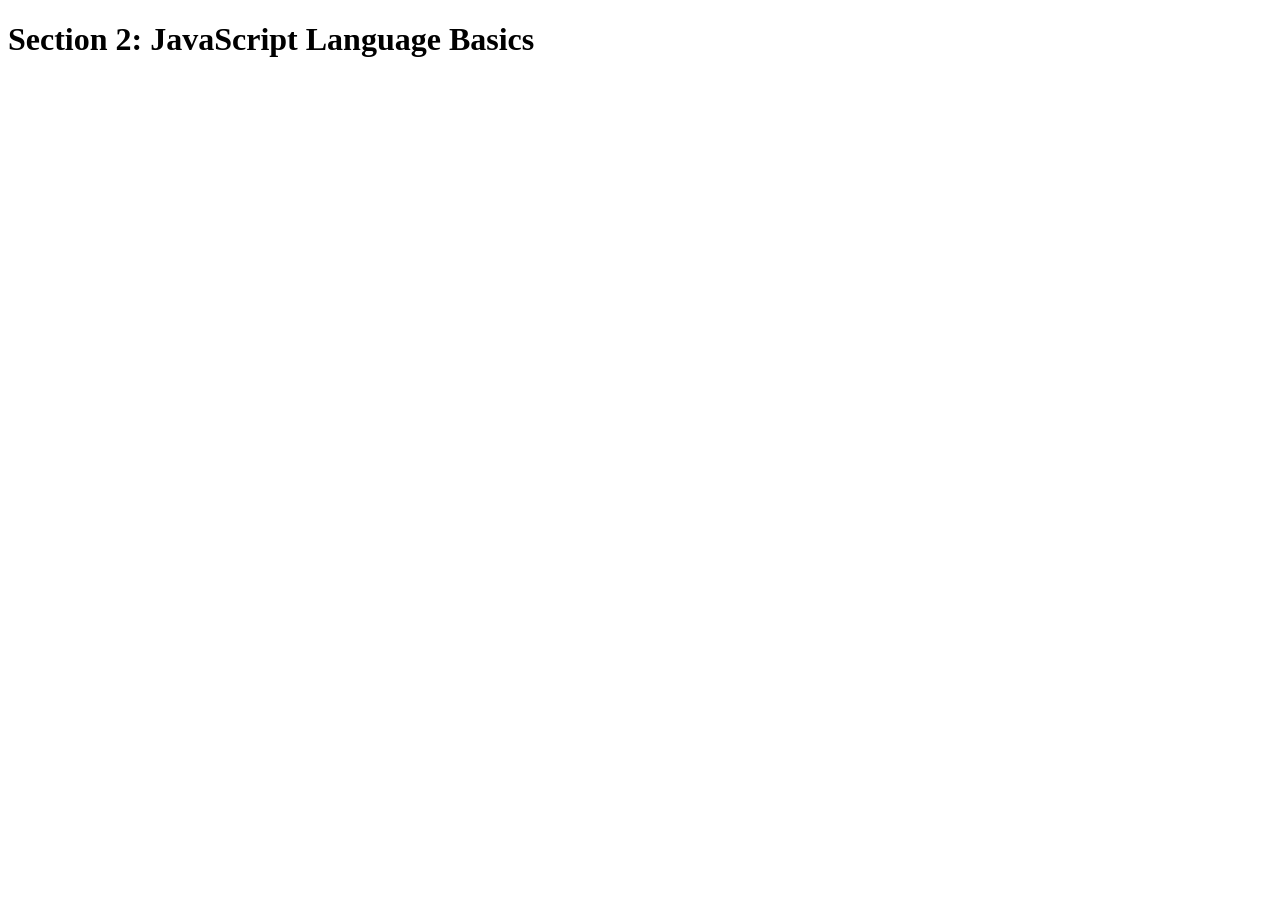
<file: 2-JS-basics/final/index.html>
<!DOCTYPE html>
<html lang="en">
    <head>
        <meta charset="UTF-8">
        <title>Section 2: JavaScript Language Basics</title>
    </head>

    <body>
        <h1>Section 2: JavaScript Language Basics</h1>
    </body>
    
    <script src="script.js"></script>
</html>
</file>
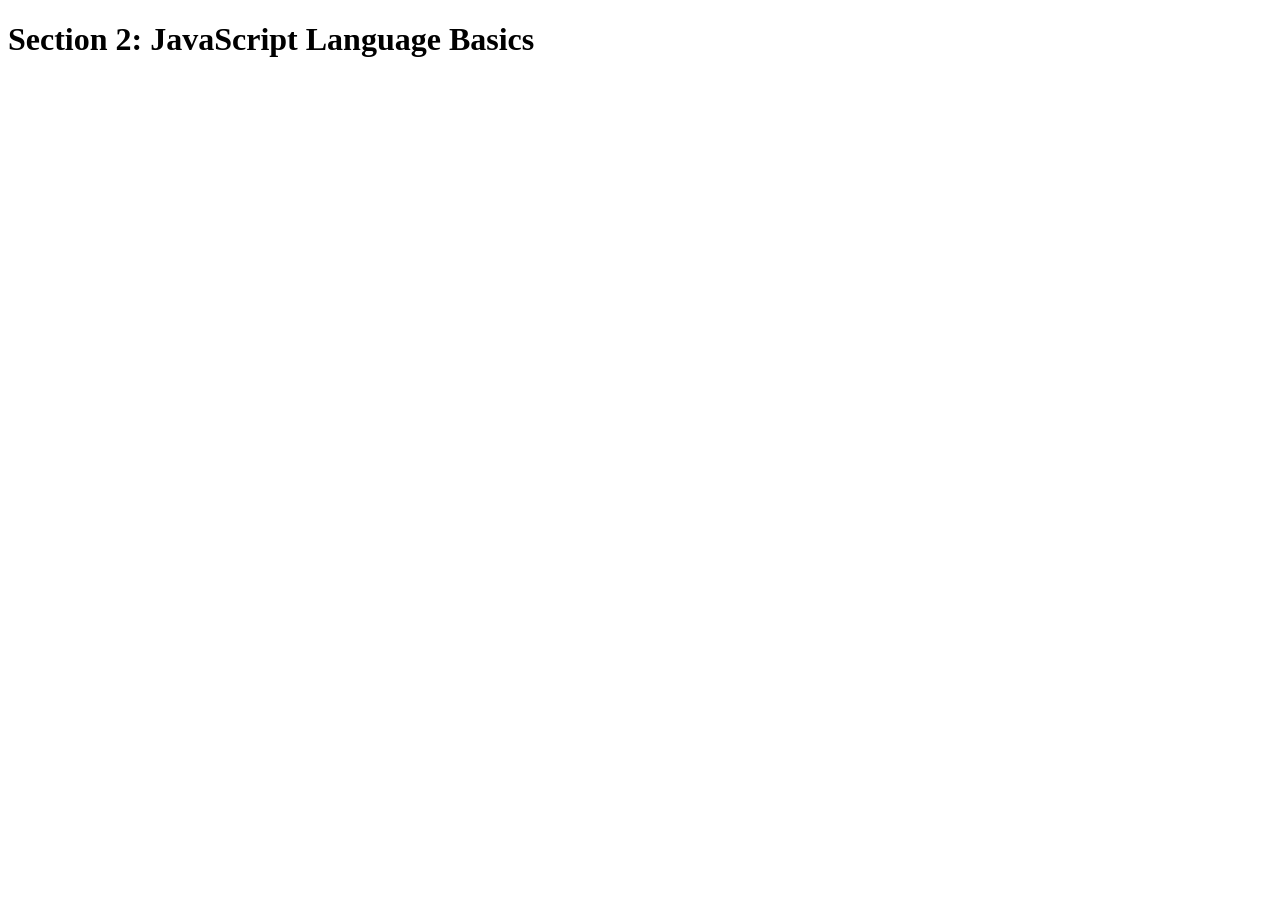
<file: 2-JS-basics/starter/index.html>
<!DOCTYPE html>
<html lang="en">

<head>
    <meta charset="UTF-8">
    <title>Section 2: JavaScript Language Basics</title>
</head>

<body>
    <h1>Section 2: JavaScript Language Basics</h1>
</body>

<script src="script.js"></script>

</html>
</file>
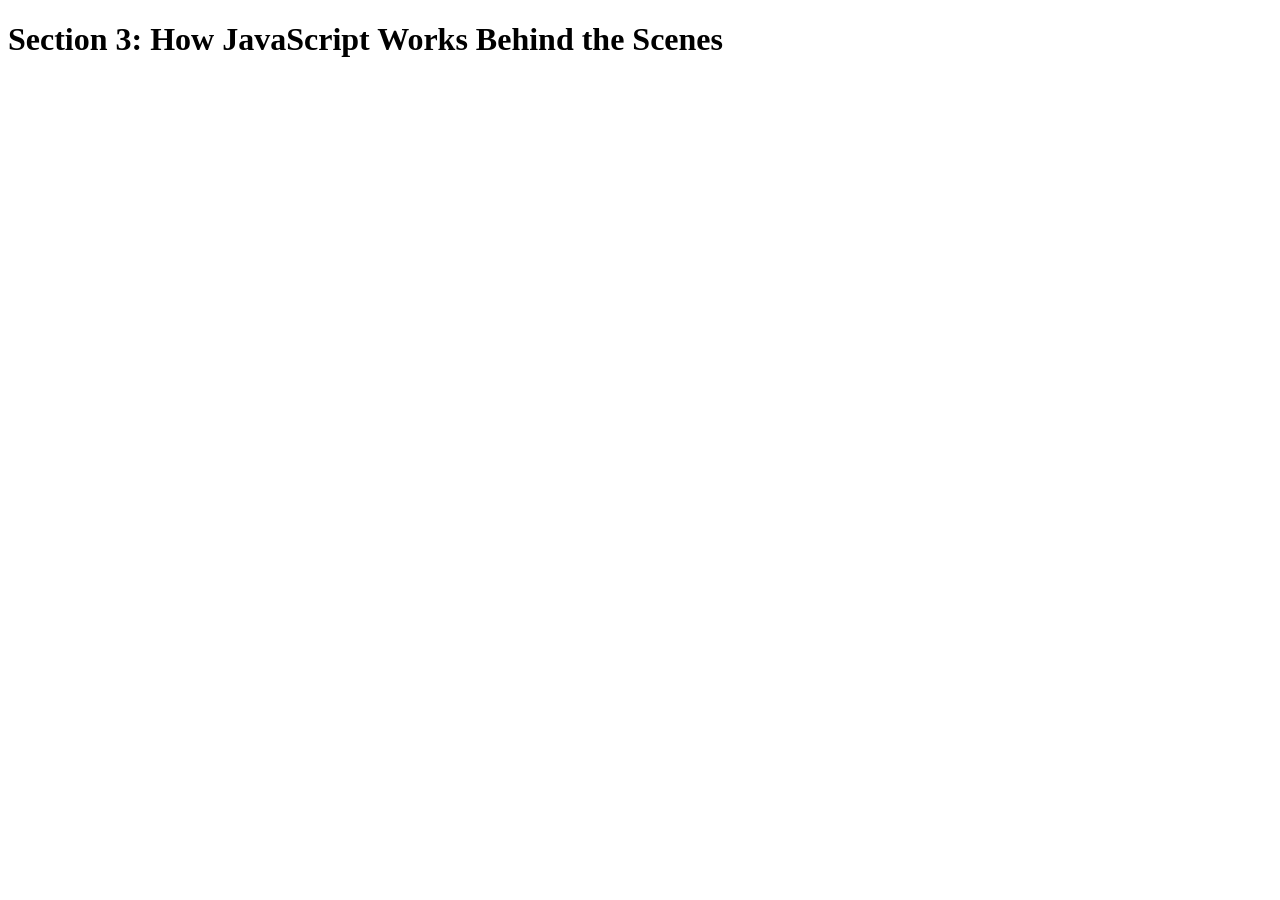
<file: 3-how-JS-works/final/index.html>
<!DOCTYPE html>
<html lang="en">
    <head>
        <meta charset="UTF-8">
        <title>Section 3: How JavaScript Works Behind the Scenes</title>
    </head>

    <body>
        <h1>Section 3: How JavaScript Works Behind the Scenes</h1>
        <script src="script.js"></script>
    </body>
</html>
</file>
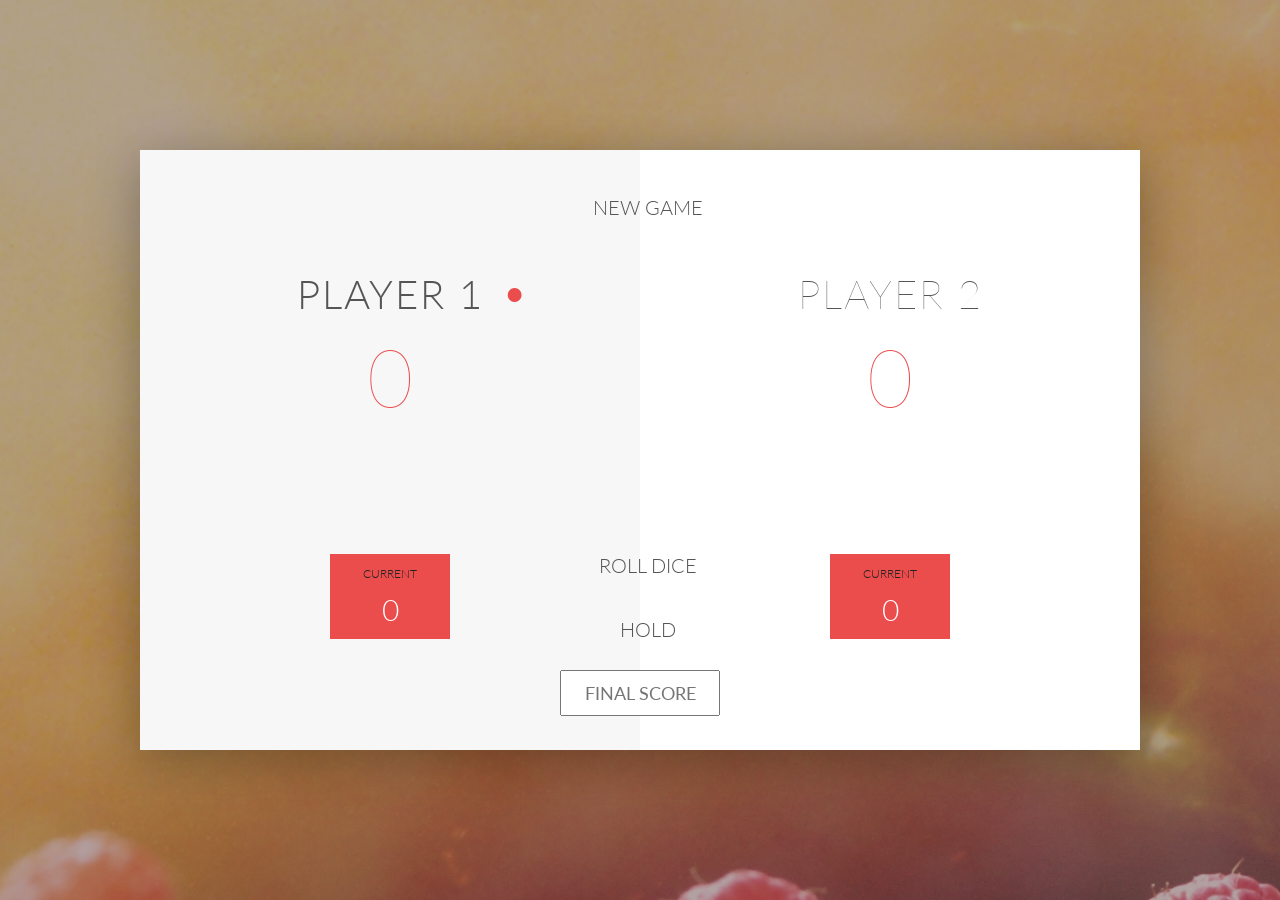
<file: 4-DOM-pig-game/final/index.html>
<!DOCTYPE html>
<html lang="en">
    <head>
        <meta charset="UTF-8">
        <link href="https://fonts.googleapis.com/css?family=Lato:100,300,600" rel="stylesheet" type="text/css">
        <link href="http://code.ionicframework.com/ionicons/2.0.1/css/ionicons.min.css" rel="stylesheet" type="text/css">
        <link type="text/css" rel="stylesheet" href="style.css">
        
        <title>Pig Game</title>
    </head>

    <body>
        <div class="wrapper clearfix">
            <div class="player-0-panel active">
                <div class="player-name" id="name-0">Player 1</div>
                <div class="player-score" id="score-0">43</div>
                <div class="player-current-box">
                    <div class="player-current-label">Current</div>
                    <div class="player-current-score" id="current-0">11</div>
                </div>
            </div>
            
            <div class="player-1-panel">
                <div class="player-name" id="name-1">Player 2</div>
                <div class="player-score" id="score-1">72</div>
                <div class="player-current-box">
                    <div class="player-current-label">Current</div>
                    <div class="player-current-score" id="current-1">0</div>
                </div>
            </div>
            
            <button class="btn-new"><i class="ion-ios-plus-outline"></i>New game</button>
            <button class="btn-roll"><i class="ion-ios-loop"></i>Roll dice</button>
            <button class="btn-hold"><i class="ion-ios-download-outline"></i>Hold</button>
            
            <input type="text" placeholder="Final score" class="final-score">
            
            <img src="dice-5.png" alt="Dice" class="dice" id="dice-1">
            <img src="dice-5.png" alt="Dice" class="dice" id="dice-2">
        </div>
        
        <!--<script src="app.js"></script>-->
        <script src="challenges.js"></script>
    </body>
</html>
</file>
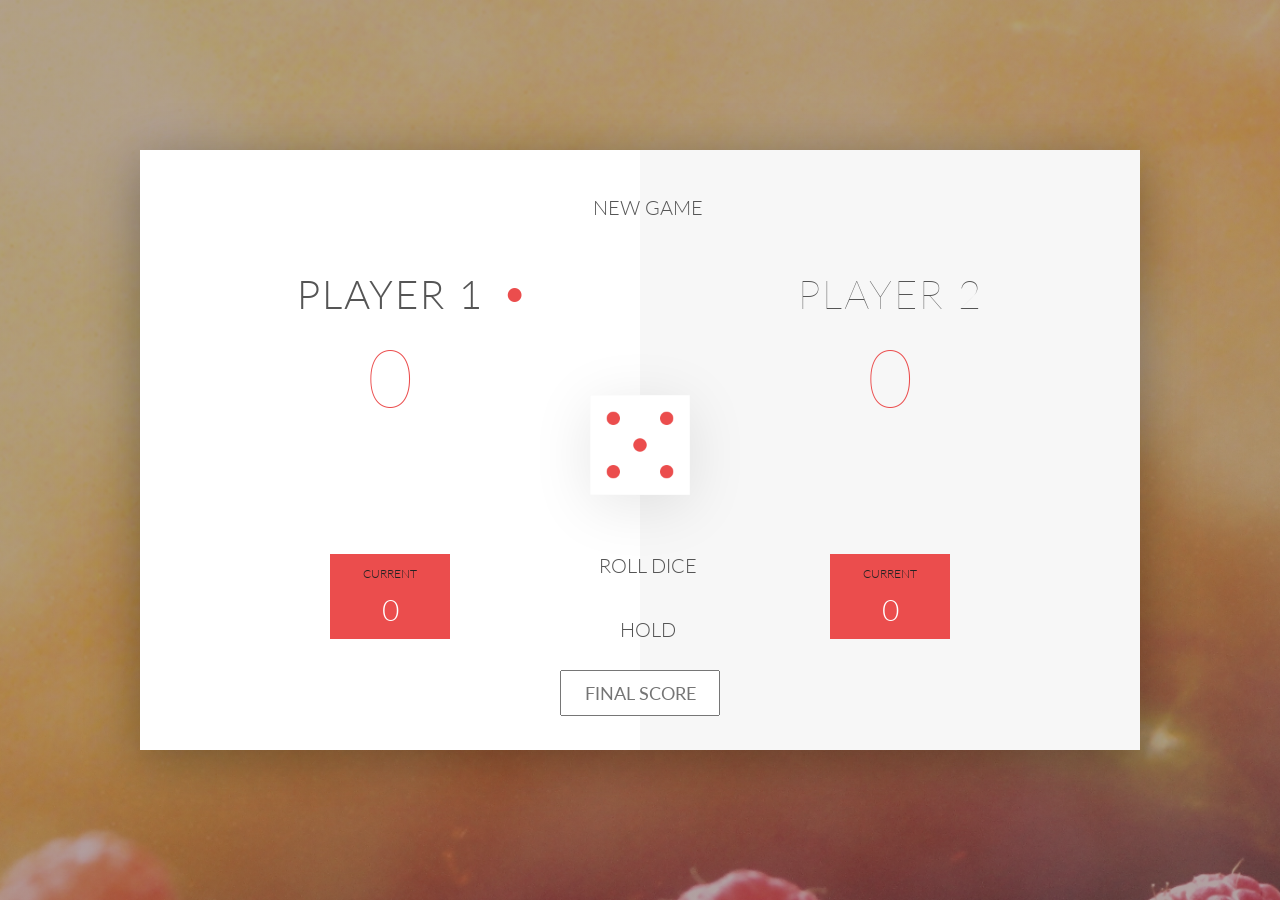
<file: 4-DOM-pig-game/starter/index.html>
<!DOCTYPE html>
<html lang="en">

<head>
    <meta charset="UTF-8">
    <link href="https://fonts.googleapis.com/css?family=Lato:100,300,600" rel="stylesheet" type="text/css">
    <link href="http://code.ionicframework.com/ionicons/2.0.1/css/ionicons.min.css" rel="stylesheet" type="text/css">
    <link type="text/css" rel="stylesheet" href="style.css">

    <title>Pig Game</title>
</head>

<body>
    <div class="wrapper clearfix">
        <div class="player-0-panel active">
            <div class="player-name" id="name-0">Player 1</div>
            <div class="player-score" id="score-0">0</div>
            <div class="player-current-box">
                <div class="player-current-label">Current</div>
                <div class="player-current-score" id="current-0">0</div>
            </div>
        </div>

        <div class="player-1-panel">
            <div class="player-name" id="name-1">Player 2</div>
            <div class="player-score" id="score-1">0</div>
            <div class="player-current-box">
                <div class="player-current-label">Current</div>
                <div class="player-current-score" id="current-1">0</div>
            </div>
        </div>

        <button class="btn-new"><i class="ion-ios-plus-outline"></i>New game</button>
        <input type="text" placeholder="Final Score" class="score-input">
        <button class="btn-roll"><i class="ion-ios-loop"></i>Roll dice</button>
        <div class="winner-text">WINNER!</div>
        <button class="btn-hold"><i class="ion-ios-download-outline"></i>Hold</button>

        <img src="dice-5.png" alt="Dice" class="dice" id="dice1">
        <img src="dice-5.png" alt="Dice" class="dice" id="dice2">
    </div>

    <script src="app.js"></script>
</body>

</html>
</file>
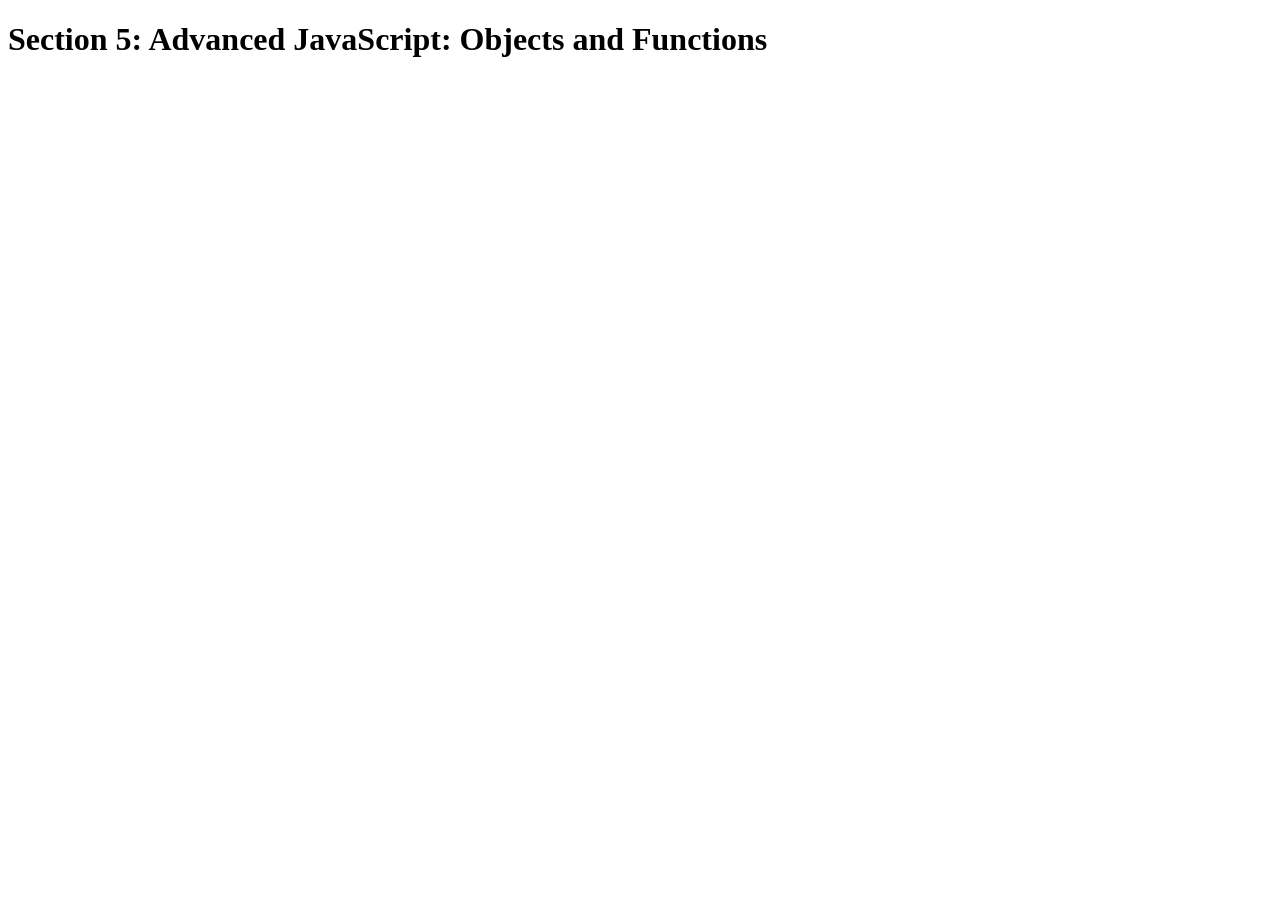
<file: 5-advanced-JS/final/index.html>
<!DOCTYPE html>
<html lang="en">
    <head>
        <meta charset="UTF-8">
        <title>Section 5: Advanced JavaScript: Objects and Functions</title>
    </head>

    <body>
        <h1>Section 5: Advanced JavaScript: Objects and Functions</h1>
        <script src="script.js"></script>
    </body>
</html>
</file>
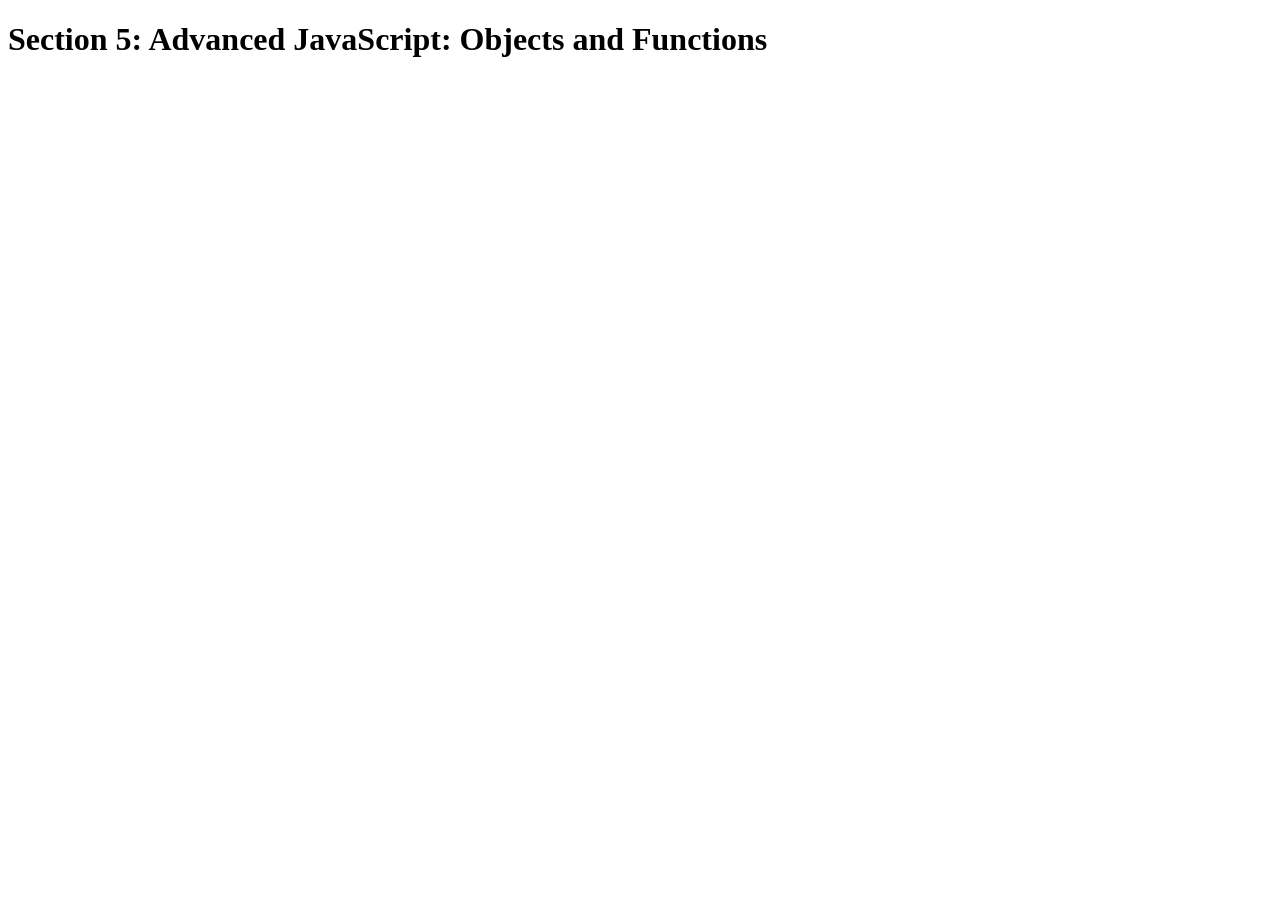
<file: 5-advanced-JS/starter/index.html>
<!DOCTYPE html>
<html lang="en">

<head>
    <meta charset="UTF-8">
    <title>Section 5: Advanced JavaScript: Objects and Functions</title>
</head>

<body>
    <h1>Section 5: Advanced JavaScript: Objects and Functions</h1>
    <script src="script2.js"></script>
</body>

</html>
</file>
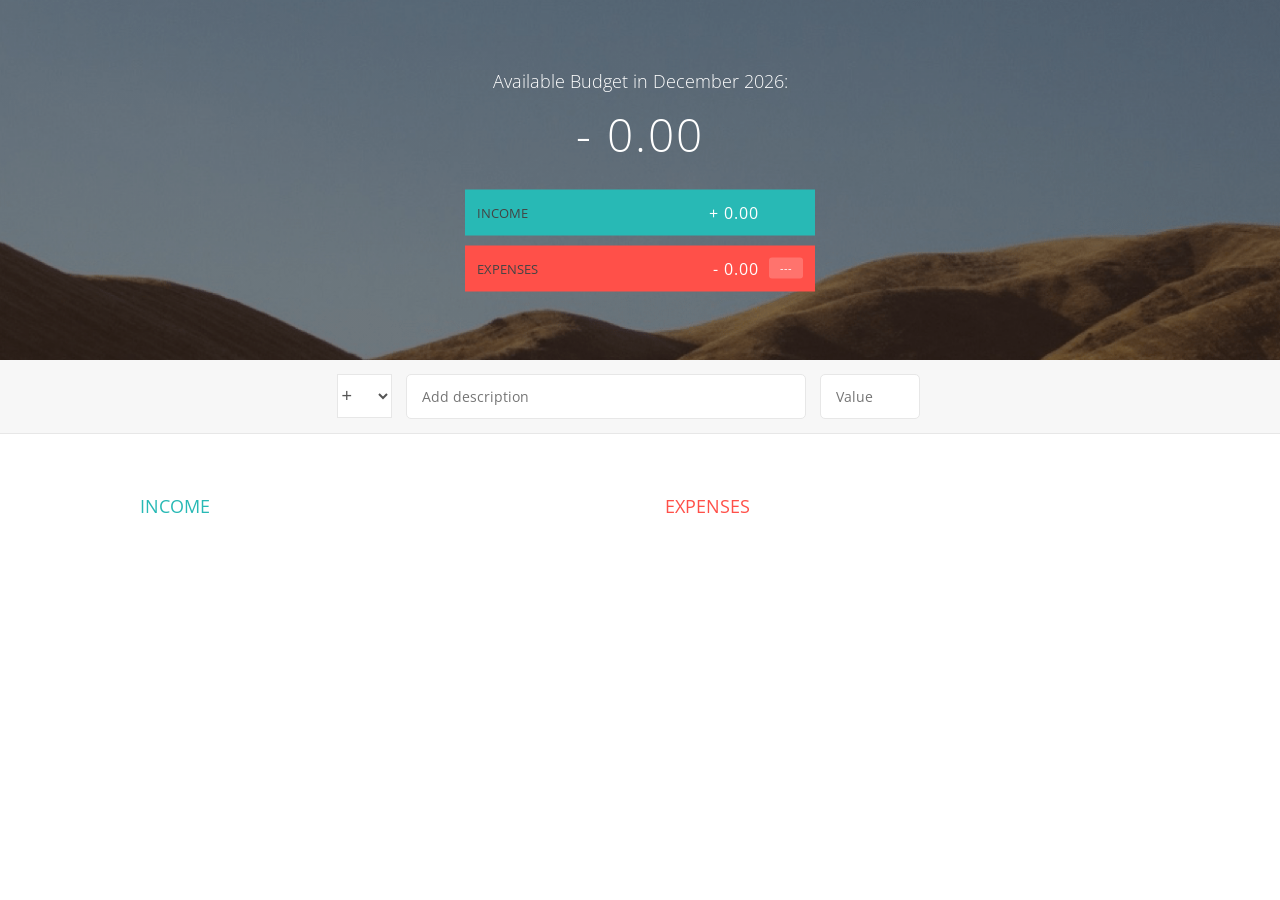
<file: 6-budgety/final/index.html>
<!DOCTYPE html>
<html lang="en">
    <head>
        <meta charset="UTF-8">
        <link href="https://fonts.googleapis.com/css?family=Open+Sans:100,300,400,600" rel="stylesheet" type="text/css">
        <link href="http://code.ionicframework.com/ionicons/2.0.1/css/ionicons.min.css" rel="stylesheet" type="text/css">
        <link type="text/css" rel="stylesheet" href="style.css">
        <title>Budgety</title>
    </head>
    <body>
        
        <div class="top">
            <div class="budget">
                <div class="budget__title">
                    Available Budget in <span class="budget__title--month">%Month%</span>:
                </div>
                
                <div class="budget__value">+ 2,345.64</div>
                
                <div class="budget__income clearfix">
                    <div class="budget__income--text">Income</div>
                    <div class="right">
                        <div class="budget__income--value">+ 4,300.00</div>
                        <div class="budget__income--percentage">&nbsp;</div>
                    </div>
                </div>
                
                <div class="budget__expenses clearfix">
                    <div class="budget__expenses--text">Expenses</div>
                    <div class="right clearfix">
                        <div class="budget__expenses--value">- 1,954.36</div>
                        <div class="budget__expenses--percentage">45%</div>
                    </div>
                </div>
            </div>
        </div>
        
        
        
        <div class="bottom">
            <div class="add">
                <div class="add__container">
                    <select class="add__type">
                        <option value="inc" selected>+</option>
                        <option value="exp">-</option>
                    </select>
                    <input type="text" class="add__description" placeholder="Add description">
                    <input type="number" class="add__value" placeholder="Value">
                    <button class="add__btn"><i class="ion-ios-checkmark-outline"></i></button>
                </div>
            </div>
            
            <div class="container clearfix">
                <div class="income">
                    <h2 class="icome__title">Income</h2>
                    
                    <div class="income__list">
                       
                        <!--
                        <div class="item clearfix" id="income-0">
                            <div class="item__description">Salary</div>
                            <div class="right clearfix">
                                <div class="item__value">+ 2,100.00</div>
                                <div class="item__delete">
                                    <button class="item__delete--btn">
                                        <i class="ion-ios-close-outline"></i>
                                    </button>
                                </div>
                            </div>
                        </div>
                        
                        <div class="item clearfix" id="income-1">
                            <div class="item__description">Sold car</div>
                            <div class="right clearfix">
                                <div class="item__value">+ 1,500.00</div>
                                <div class="item__delete">
                                    <button class="item__delete--btn"><i class="ion-ios-close-outline"></i></button>
                                </div>
                            </div>
                        </div>
                        -->
                        
                    </div>
                </div>
                
                
                
                <div class="expenses">
                    <h2 class="expenses__title">Expenses</h2>
                    
                    <div class="expenses__list">
                       
                        <!--
                        <div class="item clearfix" id="expense-0">
                            <div class="item__description">Apartment rent</div>
                            <div class="right clearfix">
                                <div class="item__value">- 900.00</div>
                                <div class="item__percentage">21%</div>
                                <div class="item__delete">
                                    <button class="item__delete--btn"><i class="ion-ios-close-outline"></i></button>
                                </div>
                            </div>
                        </div>

                        <div class="item clearfix" id="expense-1">
                            <div class="item__description">Grocery shopping</div>
                            <div class="right clearfix">
                                <div class="item__value">- 435.28</div>
                                <div class="item__percentage">10%</div>
                                <div class="item__delete">
                                    <button class="item__delete--btn"><i class="ion-ios-close-outline"></i></button>
                                </div>
                            </div>
                        </div>
                        -->
                        
                    </div>
                </div>
            </div>
            
            
        </div>
        
        <script src="app.js"></script>
    </body>
</html>
</file>
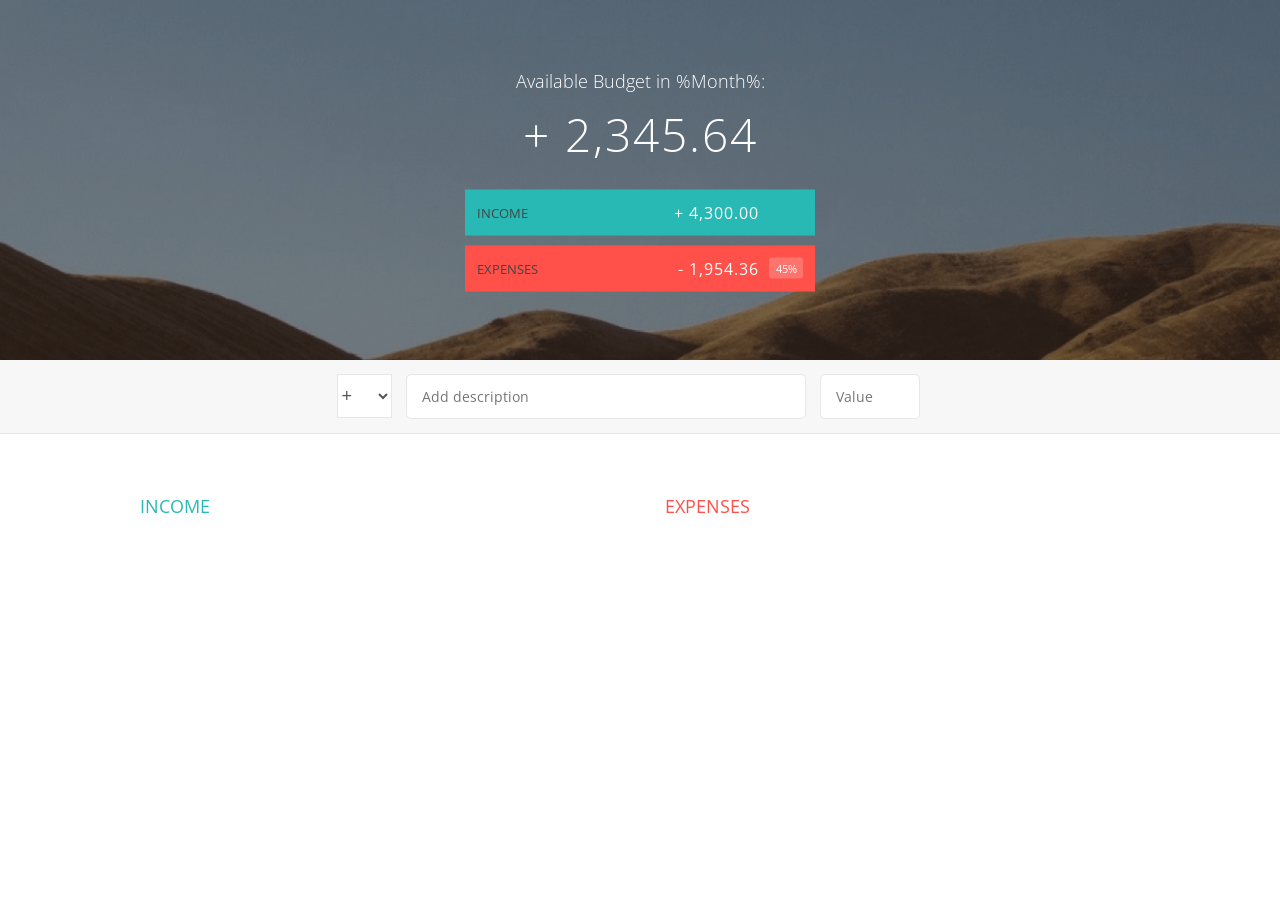
<file: 6-budgety/starter/index.html>
<!DOCTYPE html>
<html lang="en">

<head>
    <meta charset="UTF-8">
    <link href="https://fonts.googleapis.com/css?family=Open+Sans:100,300,400,600" rel="stylesheet" type="text/css">
    <link href="http://code.ionicframework.com/ionicons/2.0.1/css/ionicons.min.css" rel="stylesheet" type="text/css">
    <link type="text/css" rel="stylesheet" href="style.css">
    <title>Budgety</title>
</head>

<body>

    <div class="top">
        <div class="budget">
            <div class="budget__title">
                Available Budget in <span class="budget__title--month">%Month%</span>:
            </div>

            <div class="budget__value">+ 2,345.64</div>

            <div class="budget__income clearfix">
                <div class="budget__income--text">Income</div>
                <div class="right">
                    <div class="budget__income--value">+ 4,300.00</div>
                    <div class="budget__income--percentage">&nbsp;</div>
                </div>
            </div>

            <div class="budget__expenses clearfix">
                <div class="budget__expenses--text">Expenses</div>
                <div class="right clearfix">
                    <div class="budget__expenses--value">- 1,954.36</div>
                    <div class="budget__expenses--percentage">45%</div>
                </div>
            </div>
        </div>
    </div>



    <div class="bottom">
        <div class="add">
            <div class="add__container">
                <select class="add__type">
                    <option value="inc" selected>+</option>
                    <option value="exp">-</option>
                </select>
                <input type="text" class="add__description" placeholder="Add description">
                <input type="number" class="add__value" placeholder="Value">
                <button class="add__btn"><i class="ion-ios-checkmark-outline"></i></button>
            </div>
        </div>

        <div class="container clearfix">
            <div class="income">
                <h2 class="icome__title">Income</h2>

                <div class="income__list">


                    <!-- <div class="item clearfix" id="income-0">
                        <div class="item__description">Salary</div>
                        <div class="right clearfix">
                            <div class="item__value">+ 2,100.00</div>
                            <div class="item__delete">
                                <button class="item__delete--btn"><i class="ion-ios-close-outline"></i></button>
                            </div>
                        </div>
                    </div>

                    <div class="item clearfix" id="income-1">
                        <div class="item__description">Sold car</div>
                        <div class="right clearfix">
                            <div class="item__value">+ 1,500.00</div>
                            <div class="item__delete">
                                <button class="item__delete--btn"><i class="ion-ios-close-outline"></i></button>
                            </div>
                        </div>
                    </div> -->


                </div>
            </div>



            <div class="expenses">
                <h2 class="expenses__title">Expenses</h2>

                <div class="expenses__list">


                    <!-- <div class="item clearfix" id="expense-0">
                        <div class="item__description">Apartment rent</div>
                        <div class="right clearfix">
                            <div class="item__value">- 900.00</div>
                            <div class="item__percentage">21%</div>
                            <div class="item__delete">
                                <button class="item__delete--btn"><i class="ion-ios-close-outline"></i></button>
                            </div>
                        </div>
                    </div>

                    <div class="item clearfix" id="expense-1">
                        <div class="item__description">Grocery shopping</div>
                        <div class="right clearfix">
                            <div class="item__value">- 435.28</div>
                            <div class="item__percentage">10%</div>
                            <div class="item__delete">
                                <button class="item__delete--btn"><i class="ion-ios-close-outline"></i></button>
                            </div>
                        </div>
                    </div> -->


                </div>
            </div>
        </div>


    </div>

    <script src="app.js"></script>
</body>

</html>
</file>
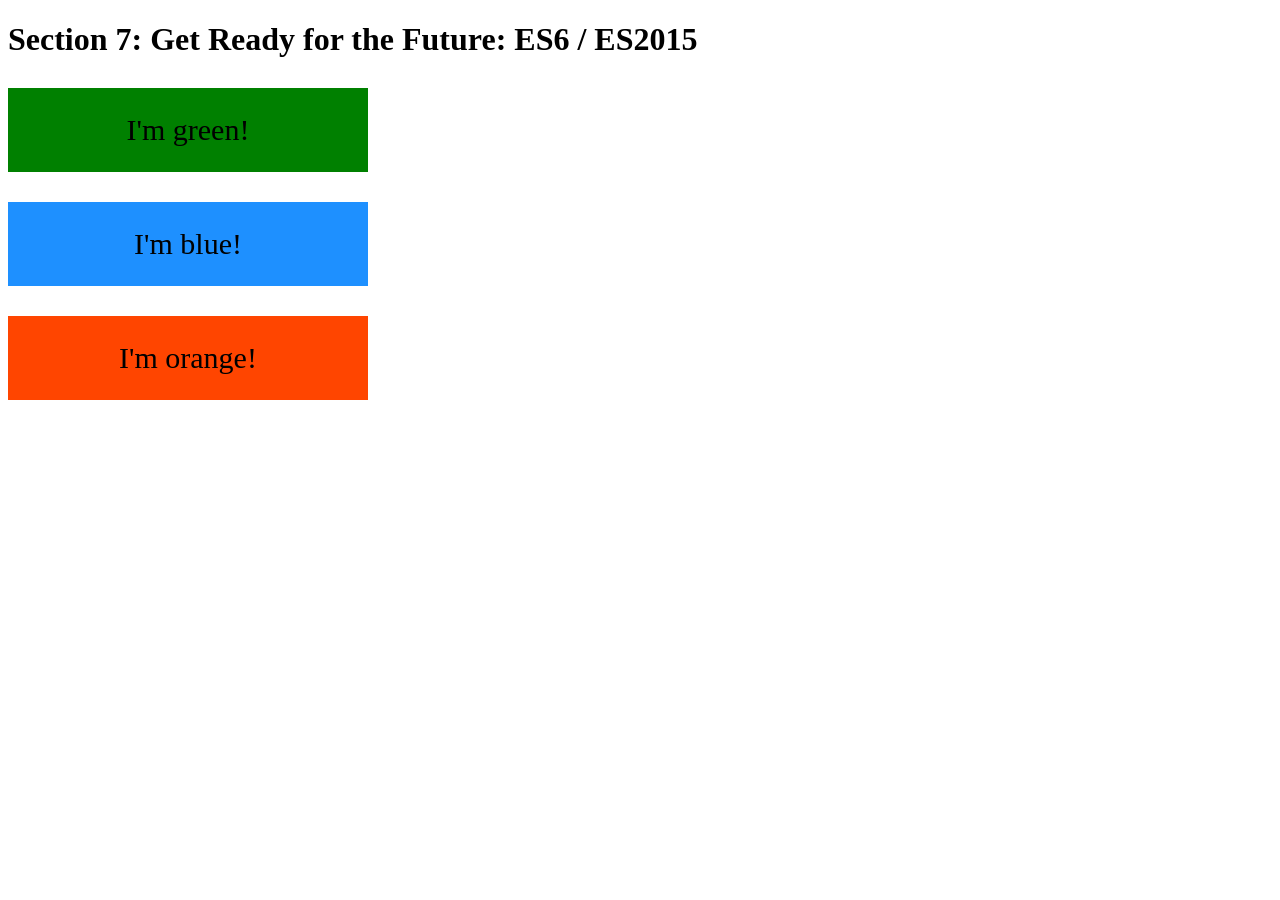
<file: 7-ES6/final/index.html>
<!DOCTYPE html>
<html lang="en">
    <head>
        <meta charset="UTF-8">
        <title>Section 7: Get Ready for the Future: ES6 / ES2015</title>
        
        <style>
            .box {
                width: 200px;
                padding: 25px 80px;
                text-align: center;
                font-size: 30px;
                margin-top: 30px;
            }
            
            .green { background-color: green; }
            .blue { background-color: dodgerblue; }
            .orange { background-color: orangered; }
            
        </style>
        
    </head>

    <body>
        <h1>Section 7: Get Ready for the Future: ES6 / ES2015</h1>
        
        <div class="box green">I'm green!</div>
        <div class="box blue">I'm blue!</div>
        <div class="box orange">I'm orange!</div>
        
        <script src="polyfill.min.js"></script>
        <script src="script-transpiled.js"></script>
    </body>
</html>
</file>
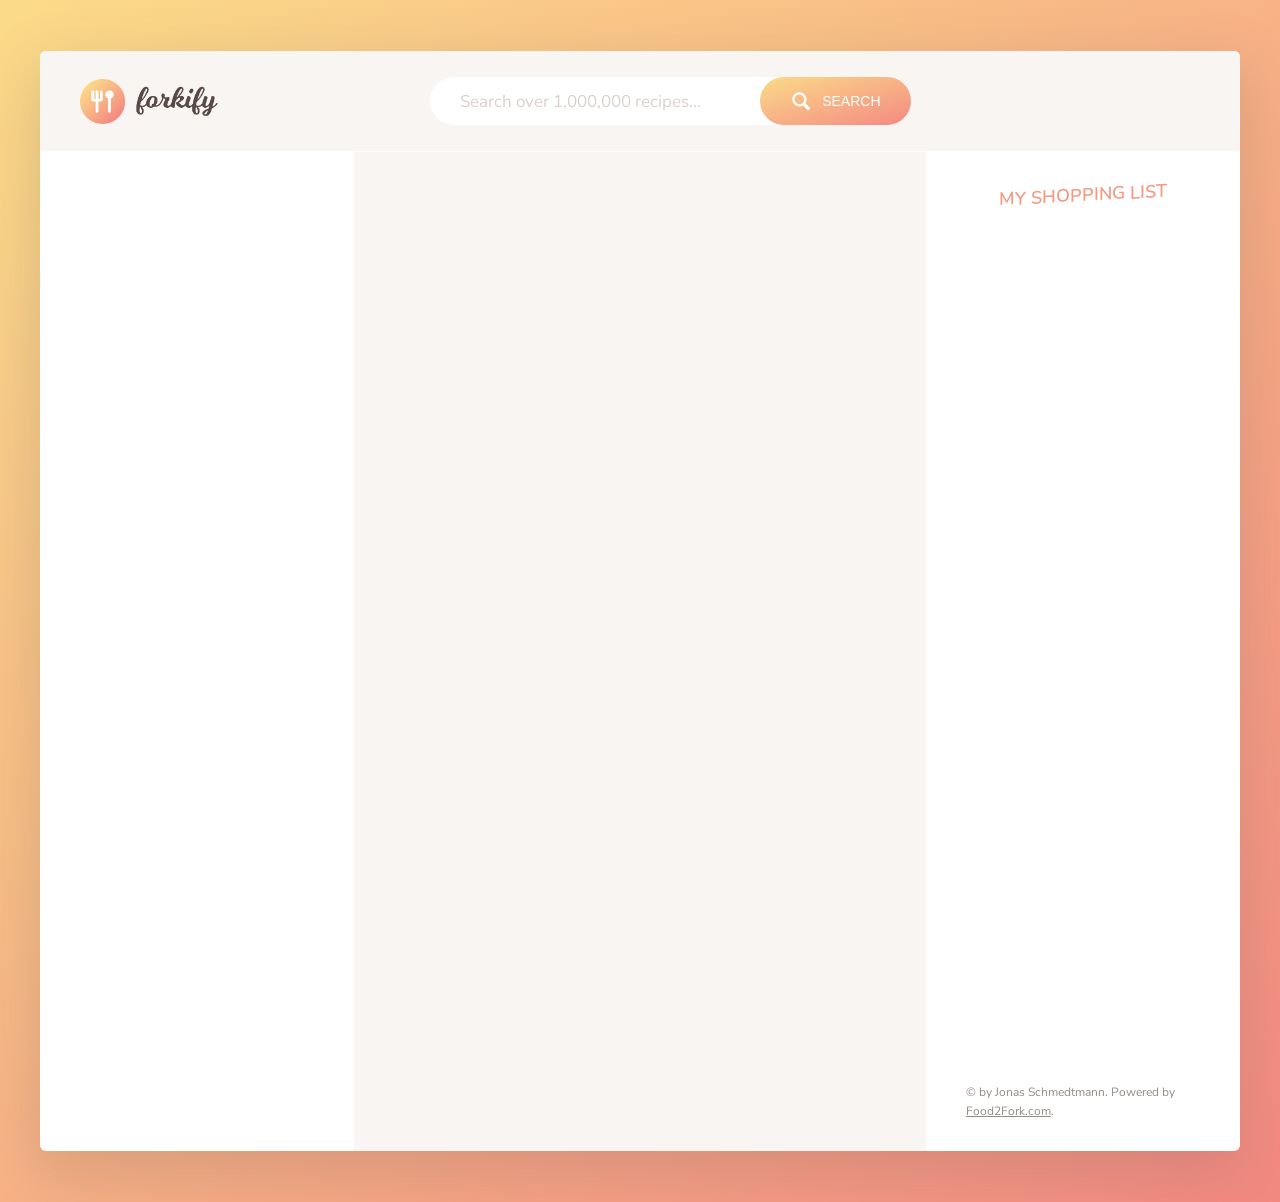
<file: 9-forkify/final/dist/index.html>
<!DOCTYPE html>
<html lang="en">

<head>
    <meta charset="UTF-8">
    <meta name="viewport" content="width=device-width, initial-scale=1.0">
    <meta http-equiv="X-UA-Compatible" content="ie=edge">
    <link href="https://fonts.googleapis.com/css?family=Nunito+Sans:400,600,700" rel="stylesheet">
    <link rel="stylesheet" href="css/style.css">
    <link rel="shortcut icon" href="img/favicon.png" type="image/x-icon">
    <title>forkify // Search over 1,000,000 recipes</title>
</head>

<body>
    <div class="container">
        <header class="header">
            <img src="img/logo.png" alt="Logo" class="header__logo">
            <form class="search">
                <input type="text" class="search__field" placeholder="Search over 1,000,000 recipes...">
                <button class="btn search__btn">
                    <svg class="search__icon">
                        <use href="img/icons.svg#icon-magnifying-glass"></use>
                    </svg>
                    <span>Search</span>
                </button>
            </form>
            <div class="likes">
                <div class="likes__field">
                    <svg class="likes__icon">
                        <use href="img/icons.svg#icon-heart"></use>
                    </svg>
                </div>
                <div class="likes__panel">
                    <ul class="likes__list">
                        <!--
                        <li>
                            <a class="likes__link" href="#23456">
                                <figure class="likes__fig">
                                    <img src="img/test-1.jpg" alt="Test">
                                </figure>
                                <div class="likes__data">
                                    <h4 class="likes__name">Pasta with Tomato ...</h4>
                                    <p class="likes__author">The Pioneer Woman</p>
                                </div>
                            </a>
                        </li>
                        -->
                    </ul>
                </div>
            </div>
        </header>


        <div class="results">
            <ul class="results__list">
                <!--
                <li>
                    <a class="results__link results__link--active" href="#23456">
                        <figure class="results__fig">
                            <img src="img/test-1.jpg" alt="Test">
                        </figure>
                        <div class="results__data">
                            <h4 class="results__name">Pasta with Tomato ...</h4>
                            <p class="results__author">The Pioneer Woman</p>
                        </div>
                    </a>
                </li>

                <li>
                    <a class="results__link" href="#76767">
                        <figure class="results__fig">
                            <img src="img/test-2.jpg" alt="Test">
                        </figure>
                        <div class="results__data">
                            <h4 class="results__name">Pasta Salad with ...</h4>
                            <p class="results__author">Spicy Perspective</p>
                        </div>
                    </a>
                </li>

                <li>
                    <a class="results__link" href="#85354">
                        <figure class="results__fig">
                            <img src="img/test-3.jpg" alt="Test">
                        </figure>
                        <div class="results__data">
                            <h4 class="results__name">Homemade Tomato ...</h4>
                            <p class="results__author">All Recipes</p>
                        </div>
                    </a>
                </li>

                <li>
                    <a class="results__link" href="#43563">
                        <figure class="results__fig">
                            <img src="img/test-4.jpg" alt="Test">
                        </figure>
                        <div class="results__data">
                            <h4 class="results__name">Pasta with Tomato ...</h4>
                            <p class="results__author">The Pioneer Woman</p>
                        </div>
                    </a>
                </li>

                <li>
                    <a class="results__link" href="#2256665">
                        <figure class="results__fig">
                            <img src="img/test-5.jpg" alt="Test">
                        </figure>
                        <div class="results__data">
                            <h4 class="results__name">Greek Pasta with ...</h4>
                            <p class="results__author">Chow</p>
                        </div>
                    </a>
                </li>

                <li>
                    <a class="results__link" href="#7567567">
                        <figure class="results__fig">
                            <img src="img/test-9.jpg" alt="Test">
                        </figure>
                        <div class="results__data">
                            <h4 class="results__name">Cherry tomato, kale ...</h4>
                            <p class="results__author">BBC Good Food</p>
                        </div>
                    </a>
                </li>

                <li>
                    <a class="results__link" href="#5676577">
                        <figure class="results__fig">
                            <img src="img/test-7.jpg" alt="Test">
                        </figure>
                        <div class="results__data">
                            <h4 class="results__name">Pasta with Fresh ...</h4>
                            <p class="results__author">Chow</p>
                        </div>
                    </a>
                </li>

                <li>
                    <a class="results__link" href="#98798">
                        <figure class="results__fig">
                            <img src="img/test-8.jpg" alt="Test">
                        </figure>
                        <div class="results__data">
                            <h4 class="results__name">Buttery Tomato Pasta ...</h4>
                            <p class="results__author">Simply Recipes</p>
                        </div>
                    </a>
                </li>
                <li>
                    <a class="results__link" href="#5464646456">
                        <figure class="results__fig">
                            <img src="img/test-10.jpg" alt="Test">
                        </figure>
                        <div class="results__data">
                            <h4 class="results__name">Pesto Pasta Salad ...</h4>
                            <p class="results__author">Eats Well With Others</p>
                        </div>
                    </a>
                </li>

                <li>
                    <a class="results__link" href="#345345435">
                        <figure class="results__fig">
                            <img src="img/test-6.jpg" alt="Test">
                        </figure>
                        <div class="results__data">
                            <h4 class="results__name">Pasta with Roasted ...</h4>
                            <p class="results__author">Two Peas and Their Pod</p>
                        </div>
                    </a>
                </li>
                -->
            </ul>

            <div class="results__pages">
                <!--
                <button class="btn-inline results__btn--prev">
                    <svg class="search__icon">
                        <use href="img/icons.svg#icon-triangle-left"></use>
                    </svg>
                    <span>Page 1</span>
                </button>
                <button class="btn-inline results__btn--next">
                    <span>Page 3</span>
                    <svg class="search__icon">
                        <use href="img/icons.svg#icon-triangle-right"></use>
                    </svg>
                </button>
                -->
            </div>
        </div>



        <div class="recipe">

            <!--
            <figure class="recipe__fig">
                <img src="img/test-1.jpg" alt="Tomato" class="recipe__img">
                <h1 class="recipe__title">
                    <span>Pasta with tomato cream sauce</span>
                </h1>
            </figure>
            <div class="recipe__details">
                <div class="recipe__info">
                    <svg class="recipe__info-icon">
                        <use href="img/icons.svg#icon-stopwatch"></use>
                    </svg>
                    <span class="recipe__info-data recipe__info-data--minutes">45</span>
                    <span class="recipe__info-text"> minutes</span>
                </div>
                <div class="recipe__info">
                    <svg class="recipe__info-icon">
                        <use href="img/icons.svg#icon-man"></use>
                    </svg>
                    <span class="recipe__info-data recipe__info-data--people">4</span>
                    <span class="recipe__info-text"> servings</span>

                    <div class="recipe__info-buttons">
                        <button class="btn-tiny">
                            <svg>
                                <use href="img/icons.svg#icon-circle-with-minus"></use>
                            </svg>
                        </button>
                        <button class="btn-tiny">
                            <svg>
                                <use href="img/icons.svg#icon-circle-with-plus"></use>
                            </svg>
                        </button>
                    </div>

                </div>
                <button class="recipe__love">
                    <svg class="header__likes">
                        <use href="img/icons.svg#icon-heart-outlined"></use>
                    </svg>
                </button>
            </div>



            <div class="recipe__ingredients">
                <ul class="recipe__ingredient-list">
                    <li class="recipe__item">
                        <svg class="recipe__icon">
                            <use href="img/icons.svg#icon-check"></use>
                        </svg>
                        <div class="recipe__count">1000</div>
                        <div class="recipe__ingredient">
                            <span class="recipe__unit">g</span>
                            pasta
                        </div>
                    </li>

                    <li class="recipe__item">
                        <svg class="recipe__icon">
                            <use href="img/icons.svg#icon-check"></use>
                        </svg>
                        <div class="recipe__count">1/2</div>
                        <div class="recipe__ingredient">
                            <span class="recipe__unit">cup</span>
                            ricotta cheese
                        </div>
                    </li>

                    <li class="recipe__item">
                        <svg class="recipe__icon">
                            <use href="img/icons.svg#icon-check"></use>
                        </svg>
                        <div class="recipe__count">1</div>
                        <div class="recipe__ingredient">
                            <span class="recipe__unit"></span>
                            can of tomatoes, whole or crushed
                        </div>
                    </li>


                    <li class="recipe__item">
                        <svg class="recipe__icon">
                            <use href="img/icons.svg#icon-check"></use>
                        </svg>
                        <div class="recipe__count">1</div>
                        <div class="recipe__ingredient">
                            <span class="recipe__unit"></span>
                            can tuna packed in olive oil
                        </div>
                    </li>

                    <li class="recipe__item">
                        <svg class="recipe__icon">
                            <use href="img/icons.svg#icon-check"></use>
                        </svg>
                        <div class="recipe__count">1/2</div>
                        <div class="recipe__ingredient">
                            <span class="recipe__unit">cup</span>
                            grated parmesan cheese
                        </div>
                    </li>

                    <li class="recipe__item">
                        <svg class="recipe__icon">
                            <use href="img/icons.svg#icon-check"></use>
                        </svg>
                        <div class="recipe__count">1/4</div>
                        <div class="recipe__ingredient">
                            <span class="recipe__unit">cup</span>
                            fresh basil, chopped or torn
                        </div>
                    </li>
                </ul>

                <button class="btn-small recipe__btn">
                    <svg class="search__icon">
                        <use href="img/icons.svg#icon-shopping-cart"></use>
                    </svg>
                    <span>Add to shopping list</span>
                </button>
            </div>

            <div class="recipe__directions">
                <h2 class="heading-2">How to cook it</h2>
                <p class="recipe__directions-text">
                    This recipe was carefully designed and tested by
                    <span class="recipe__by">The Pioneer Woman</span>. Please check out directions at their website.
                </p>
                <a class="btn-small recipe__btn" href="http://thepioneerwoman.com/cooking/pasta-with-tomato-cream-sauce/" target="_blank">
                    <span>Directions</span>
                    <svg class="search__icon">
                        <use href="img/icons.svg#icon-triangle-right"></use>
                    </svg>

                </a>
            </div>
            -->
        </div>





        <div class="shopping">
            <h2 class="heading-2">My Shopping List</h2>

            <ul class="shopping__list">

                <!--
                <li class="shopping__item">
                    <div class="shopping__count">
                        <input type="number" value="500" step="100">
                        <p>g</p>
                    </div>
                    <p class="shopping__description">Pasta</p>
                    <button class="shopping__delete btn-tiny">
                        <svg>
                            <use href="img/icons.svg#icon-circle-with-cross"></use>
                        </svg>
                    </button>
                </li>

                <li class="shopping__item">
                    <div class="shopping__count">
                        <input type="number" value="0.5" step="0.1">
                        <p>cup</p>
                    </div>
                    <p class="shopping__description">Ricotta cheese</p>
                    <button class="shopping__delete btn-tiny">
                        <svg>
                            <use href="img/icons.svg#icon-circle-with-cross"></use>
                        </svg>
                    </button>
                </li>

                <li class="shopping__item">
                    <div class="shopping__count">
                        <input type="number" value="3.5" step="0.1">
                        <p>tbsp</p>
                    </div>
                    <p class="shopping__description">Toasted almond slices</p>
                    <button class="shopping__delete btn-tiny">
                        <svg>
                            <use href="img/icons.svg#icon-circle-with-cross"></use>
                        </svg>
                    </button>
                </li>

                <li class="shopping__item">
                    <div class="shopping__count">
                        <input type="number" value="0.5" step="0.1">
                        <p>tbsp</p>
                    </div>
                    <p class="shopping__description">Sea salt</p>
                    <button class="shopping__delete btn-tiny">
                        <svg>
                            <use href="img/icons.svg#icon-circle-with-cross"></use>
                        </svg>
                    </button>
                </li>

                <li class="shopping__item">
                    <div class="shopping__count">
                        <input type="number" value="0.25" step="0.1">
                        <p>cup</p>
                    </div>

                    <p class="shopping__description">Minced green onions</p>
                    <button class="shopping__delete btn-tiny">
                        <svg>
                            <use href="img/icons.svg#icon-circle-with-cross"></use>
                        </svg>
                    </button>
                </li>

                <li class="shopping__item">
                    <div class="shopping__count">
                        <input type="number" value="45" step="10">
                        <p>g</p>
                    </div>
                    <p class="shopping__description">Sesame seeds</p>
                    <button class="shopping__delete btn-tiny">
                        <svg>
                            <use href="img/icons.svg#icon-circle-with-cross"></use>
                        </svg>
                    </button>
                </li>
                -->
            </ul>

            <div class="copyright">
                &copy; by Jonas Schmedtmann. Powered by
                <a href="http://food2fork.com" target="_blank" class="link">Food2Fork.com</a>.
            </div>

        </div>
    </div>

<script type="text/javascript" src="js/bundle.js"></script></body>

</html>
</file>
<file: 4-DOM-pig-game/final/style.css>
/**********************************************
*** GENERAL
**********************************************/

.final-score {
    position: absolute;
    left: 50%;
    transform: translateX(-50%);
    top: 520px;
    color: #555;
    font-size: 18px;
    font-family: 'Lato';
    text-align: center;
    padding: 10px;
    width: 160px;
    text-transform: uppercase;
}

.final-score:focus { outline: none; }

#dice-1 { top: 120px; }
#dice-2 { top: 250px; }


* {
    margin: 0;
    padding: 0;
    box-sizing: border-box;
    
}

.clearfix::after {
    content: "";
    display: table;
    clear: both;
}

body {
    background-image: linear-gradient(rgba(62, 20, 20, 0.4), rgba(62, 20, 20, 0.4)), url(back.jpg);
    background-size: cover;
    background-position: center;
    font-family: Lato;
    font-weight: 300;
    position: relative;
    height: 100vh;
    color: #555;
}

.wrapper {
    width: 1000px;
    position: absolute;
    top: 50%;
    left: 50%;
    transform: translate(-50%, -50%);
    background-color: #fff;
    box-shadow: 0px 10px 50px rgba(0, 0, 0, 0.3);
    overflow: hidden;
}

.player-0-panel,
.player-1-panel {
    width: 50%;
    float: left;
    height: 600px;
    padding: 100px;
}



/**********************************************
*** PLAYERS
**********************************************/

.player-name {
    font-size: 40px;
    text-align: center;
    text-transform: uppercase;
    letter-spacing: 2px;
    font-weight: 100;
    margin-top: 20px;
    margin-bottom: 10px;
    position: relative;
}

.player-score {
    text-align: center;
    font-size: 80px;
    font-weight: 100;
    color: #EB4D4D;
    margin-bottom: 130px;
}

.active { background-color: #f7f7f7; }
.active .player-name { font-weight: 300; }

.active .player-name::after {
    content: "\2022";
    font-size: 47px;
    position: absolute;
    color: #EB4D4D;
    top: -7px;
    right: 10px;
    
}

.player-current-box {
    background-color: #EB4D4D;
    color: #fff;
    width: 40%;
    margin: 0 auto;
    padding: 12px;
    text-align: center;
}

.player-current-label {
    text-transform: uppercase;
    margin-bottom: 10px;
    font-size: 12px;
    color: #222;
}

.player-current-score {
    font-size: 30px;
}

button {
    position: absolute;
    width: 200px;
    left: 50%;
    transform: translateX(-50%);
    color: #555;
    background: none;
    border: none;
    font-family: Lato;
    font-size: 20px;
    text-transform: uppercase;
    cursor: pointer;
    font-weight: 300;
    transition: background-color 0.3s, color 0.3s;
}

button:hover { font-weight: 600; }
button:hover i { margin-right: 20px; }

button:focus {
    outline: none;
}

i {
    color: #EB4D4D;
    display: inline-block;
    margin-right: 15px;
    font-size: 32px;
    line-height: 1;
    vertical-align: text-top;
    margin-top: -4px;
    transition: margin 0.3s;
}

.btn-new { top: 45px;}
.btn-roll { top: 403px;}
.btn-hold { top: 467px;}

.dice {
    position: absolute;
    left: 50%;
    top: 178px;
    transform: translateX(-50%);
    height: 100px;
    box-shadow: 0px 10px 60px rgba(0, 0, 0, 0.10);
}

.winner { background-color: #f7f7f7; }
.winner .player-name { font-weight: 300; color: #EB4D4D; }
</file>
<file: 4-DOM-pig-game/starter/style.css>
/**********************************************
*** GENERAL
**********************************************/

* {
    margin: 0;
    padding: 0;
    box-sizing: border-box;
    
}

.clearfix::after {
    content: "";
    display: table;
    clear: both;
}

body {
    background-image: linear-gradient(rgba(62, 20, 20, 0.4), rgba(62, 20, 20, 0.4)), url(back.jpg);
    background-size: cover;
    background-position: center;
    font-family: Lato;
    font-weight: 300;
    position: relative;
    height: 100vh;
    color: #555;
}

.wrapper {
    width: 1000px;
    position: absolute;
    top: 50%;
    left: 50%;
    transform: translate(-50%, -50%);
    background-color: #f7f7f7;
    box-shadow: 0px 10px 50px rgba(0, 0, 0, 0.3);
    overflow: hidden;
}

.player-0-panel,
.player-1-panel {
    width: 50%;
    float: left;
    height: 600px;
    padding: 100px;
}



/**********************************************
*** PLAYERS
**********************************************/

.player-name {
    font-size: 40px;
    text-align: center;
    text-transform: uppercase;
    letter-spacing: 2px;
    font-weight: 100;
    margin-top: 20px;
    margin-bottom: 10px;
    position: relative;
}

.player-score {
    text-align: center;
    font-size: 80px;
    font-weight: 100;
    color: #EB4D4D;
    margin-bottom: 130px;
}


.active { background-color: #ffffff; }
.active .player-name { font-weight: 300; }

.active .player-name::after {
    content: "\2022";
    font-size: 47px;
    position: absolute;
    color: #EB4D4D;
    top: -7px;
    right: 10px;
    
}

.player-current-box {
    background-color: #EB4D4D;
    color: #fff;
    width: 40%;
    margin: 0 auto;
    padding: 12px;
    text-align: center;
}

.player-current-label {
    text-transform: uppercase;
    margin-bottom: 10px;
    font-size: 12px;
    color: #222;
}

.player-current-score {
    font-size: 30px;
}

button {
    position: absolute;
    width: 200px;
    left: 50%;
    transform: translateX(-50%);
    color: #555;
    background: none;
    border: none;
    font-family: Lato;
    font-size: 20px;
    text-transform: uppercase;
    cursor: pointer;
    font-weight: 300;
    transition: background-color 0.3s, color 0.3s;
}

.score-input {
    position: absolute;
    left: 50%;
    transform: translate(-50%);
    top: 520px;
    color: #555;
    font-size: 18px;
    font-family: Lato;
    text-align: center;
    padding: 10px;
    width: 160px;
    text-transform: uppercase;
}

.score-input:focus { outline: none;}


.winner-text {
    position: absolute;
    width: 200px;
    left: 50%;
    transform: translateX(-50%);
    color: #EB4D4D;
    background: none;
    border: none;
    font-family: Lato;
    font-size: 40px;
    text-transform: uppercase;
    cursor: pointer;
    font-weight: 300;
    transition: background-color 0.3s, color 0.3s;
    top: 403px;
    display: none;
    text-align: center;
}

button:hover { font-weight: 600; }
button:hover i { margin-right: 20px; }

button:focus {
    outline: none;
}

i {
    color: #EB4D4D;
    display: inline-block;
    margin-right: 15px;
    font-size: 32px;
    line-height: 1;
    vertical-align: text-top;
    margin-top: -4px;
    transition: margin 0.3s;
}

.btn-new { top: 45px;}
.btn-roll { top: 403px;}
.btn-hold { top: 467px;}


.dice {
    position: absolute;
    left: 50%;
    transform: translateX(-50%);
    height: 100px;
    box-shadow: 0px 10px 60px rgba(0, 0, 0, 0.10);
}


#dice1 {
    top: 125px;
}

#dice2 {
    top: 245px;
}

.winner { background-color: #ffffff; }
.winner .player-name { font-weight: 300; color: #EB4D4D; }

.winning-score {
    font-size: 20px;
    padding: 10px 0px 0px 30px;
    background: none;
    background-color: #f7f7f7;
}
</file>
<file: 6-budgety/final/style.css>
/**********************************************
*** GENERAL
**********************************************/

* {
    margin: 0;
    padding: 0;
    box-sizing: border-box;
}

.clearfix::after {
    content: "";
    display: table;
    clear: both;
}

body {
    color: #555;
    font-family: Open Sans;
    font-size: 16px;
    position: relative;
    height: 100vh;
    font-weight: 400;
}

.right { float: right; }
.red { color: #FF5049 !important; }
.red-focus:focus { border: 1px solid #FF5049 !important; }

/**********************************************
*** TOP PART
**********************************************/

.top {
    height: 40vh;
    background-image: linear-gradient(rgba(0, 0, 0, 0.35), rgba(0, 0, 0, 0.35)), url(back.png);
    background-size: cover;
    background-position: center;
    position: relative;
}

.budget {
    position: absolute;
    width: 350px;
    top: 50%;
    left: 50%;
    transform: translate(-50%, -50%);
    color: #fff;
}

.budget__title {
    font-size: 18px;
    text-align: center;
    margin-bottom: 10px;
    font-weight: 300;
}

.budget__value {
    font-weight: 300;
    font-size: 46px;
    text-align: center;
    margin-bottom: 25px;
    letter-spacing: 2px;
}

.budget__income,
.budget__expenses {
    padding: 12px;
    text-transform: uppercase;
}

.budget__income {
    margin-bottom: 10px;
    background-color: #28B9B5;
}

.budget__expenses {
    background-color: #FF5049;
}

.budget__income--text,
.budget__expenses--text {
    float: left;
    font-size: 13px;
    color: #444;
    margin-top: 2px;
}

.budget__income--value,
.budget__expenses--value {
    letter-spacing: 1px;
    float: left;
}

.budget__income--percentage,
.budget__expenses--percentage {
    float: left;
    width: 34px;
    font-size: 11px;
    padding: 3px 0;
    margin-left: 10px;
}

.budget__expenses--percentage {
    background-color: rgba(255, 255, 255, 0.2);
    text-align: center;
    border-radius: 3px;
}


/**********************************************
*** BOTTOM PART
**********************************************/

/***** FORM *****/
.add {
    padding: 14px;
    border-bottom: 1px solid #e7e7e7;
    background-color: #f7f7f7;
}

.add__container {
    margin: 0 auto;
    text-align: center;
}

.add__type {
    width: 55px;
    border: 1px solid #e7e7e7;
    height: 44px;
    font-size: 18px;
    color: inherit;
    background-color: #fff;
    margin-right: 10px;
    font-weight: 300;
    transition: border 0.3s;
}

.add__description,
.add__value {
    border: 1px solid #e7e7e7;
    background-color: #fff;
    color: inherit;
    font-family: inherit;
    font-size: 14px;
    padding: 12px 15px;
    margin-right: 10px;
    border-radius: 5px;
    transition: border 0.3s;
}

.add__description { width: 400px;}
.add__value { width: 100px;}

.add__btn {
    font-size: 35px;
    background: none;
    border: none;
    color: #28B9B5;
    cursor: pointer;
    display: inline-block;
    vertical-align: middle;
    line-height: 1.1;
    margin-left: 10px;
}

.add__btn:active { transform: translateY(2px); }

.add__type:focus,
.add__description:focus,
.add__value:focus {
    outline: none;
    border: 1px solid #28B9B5;
}

.add__btn:focus { outline: none; }

/***** LISTS *****/
.container {
    width: 1000px;
    margin: 60px auto;
}

.income {
    float: left;
    width: 475px;
    margin-right: 50px;
}

.expenses {
    float: left;
    width: 475px;
}

h2 {
    text-transform: uppercase;
    font-size: 18px;
    font-weight: 400;
    margin-bottom: 15px;
}

.icome__title { color: #28B9B5; }
.expenses__title { color: #FF5049; }

.item {
    padding: 13px;
    border-bottom: 1px solid #e7e7e7;
}

.item:first-child { border-top: 1px solid #e7e7e7; }
.item:nth-child(even) { background-color: #f7f7f7; }

.item__description {
    float: left;
}

.item__value {
    float: left;
    transition: transform 0.3s;
}

.item__percentage {
    float: left;
    margin-left: 20px;
    transition: transform 0.3s;
    font-size: 11px;
    background-color: #FFDAD9;
    padding: 3px;
    border-radius: 3px;
    width: 32px;
    text-align: center;
}

.income .item__value,
.income .item__delete--btn {
    color: #28B9B5;
}

.expenses .item__value,
.expenses .item__percentage,
.expenses .item__delete--btn {
    color: #FF5049;
}


.item__delete {
    float: left;
}

.item__delete--btn {
    font-size: 22px;
    background: none;
    border: none;
    cursor: pointer;
    display: inline-block;
    vertical-align: middle;
    line-height: 1;
    display: none;
}

.item__delete--btn:focus { outline: none; }
.item__delete--btn:active { transform: translateY(2px); }

.item:hover .item__delete--btn { display: block; }
.item:hover .item__value { transform: translateX(-20px); }
.item:hover .item__percentage { transform: translateX(-20px); }


.unpaid {
    background-color: #FFDAD9 !important;
    cursor: pointer;
    color: #FF5049;

}

.unpaid .item__percentage { box-shadow: 0 2px 6px 0 rgba(0, 0, 0, 0.1); }
.unpaid:hover .item__description { font-weight: 900; }
</file>
<file: 6-budgety/starter/style.css>
/**********************************************
*** GENERAL
**********************************************/

* {
    margin: 0;
    padding: 0;
    box-sizing: border-box;
}

.clearfix::after {
    content: "";
    display: table;
    clear: both;
}

body {
    color: #555;
    font-family: Open Sans;
    font-size: 16px;
    position: relative;
    height: 100vh;
    font-weight: 400;
}

.right { float: right; }
.red { color: #FF5049 !important; }
.red-focus:focus { border: 1px solid #FF5049 !important; }

/**********************************************
*** TOP PART
**********************************************/

.top {
    height: 40vh;
    background-image: linear-gradient(rgba(0, 0, 0, 0.35), rgba(0, 0, 0, 0.35)), url(back.png);
    background-size: cover;
    background-position: center;
    position: relative;
}

.budget {
    position: absolute;
    width: 350px;
    top: 50%;
    left: 50%;
    transform: translate(-50%, -50%);
    color: #fff;
}

.budget__title {
    font-size: 18px;
    text-align: center;
    margin-bottom: 10px;
    font-weight: 300;
}

.budget__value {
    font-weight: 300;
    font-size: 46px;
    text-align: center;
    margin-bottom: 25px;
    letter-spacing: 2px;
}

.budget__income,
.budget__expenses {
    padding: 12px;
    text-transform: uppercase;
}

.budget__income {
    margin-bottom: 10px;
    background-color: #28B9B5;
}

.budget__expenses {
    background-color: #FF5049;
}

.budget__income--text,
.budget__expenses--text {
    float: left;
    font-size: 13px;
    color: #444;
    margin-top: 2px;
}

.budget__income--value,
.budget__expenses--value {
    letter-spacing: 1px;
    float: left;
}

.budget__income--percentage,
.budget__expenses--percentage {
    float: left;
    width: 34px;
    font-size: 11px;
    padding: 3px 0;
    margin-left: 10px;
}

.budget__expenses--percentage {
    background-color: rgba(255, 255, 255, 0.2);
    text-align: center;
    border-radius: 3px;
}


/**********************************************
*** BOTTOM PART
**********************************************/

/***** FORM *****/
.add {
    padding: 14px;
    border-bottom: 1px solid #e7e7e7;
    background-color: #f7f7f7;
}

.add__container {
    margin: 0 auto;
    text-align: center;
}

.add__type {
    width: 55px;
    border: 1px solid #e7e7e7;
    height: 44px;
    font-size: 18px;
    color: inherit;
    background-color: #fff;
    margin-right: 10px;
    font-weight: 300;
    transition: border 0.3s;
}

.add__description,
.add__value {
    border: 1px solid #e7e7e7;
    background-color: #fff;
    color: inherit;
    font-family: inherit;
    font-size: 14px;
    padding: 12px 15px;
    margin-right: 10px;
    border-radius: 5px;
    transition: border 0.3s;
}

.add__description { width: 400px;}
.add__value { width: 100px;}

.add__btn {
    font-size: 35px;
    background: none;
    border: none;
    color: #28B9B5;
    cursor: pointer;
    display: inline-block;
    vertical-align: middle;
    line-height: 1.1;
    margin-left: 10px;
}

.add__btn:active { transform: translateY(2px); }

.add__type:focus,
.add__description:focus,
.add__value:focus {
    outline: none;
    border: 1px solid #28B9B5;
}

.add__btn:focus { outline: none; }

/***** LISTS *****/
.container {
    width: 1000px;
    margin: 60px auto;
}

.income {
    float: left;
    width: 475px;
    margin-right: 50px;
}

.expenses {
    float: left;
    width: 475px;
}

h2 {
    text-transform: uppercase;
    font-size: 18px;
    font-weight: 400;
    margin-bottom: 15px;
}

.icome__title { color: #28B9B5; }
.expenses__title { color: #FF5049; }

.item {
    padding: 13px;
    border-bottom: 1px solid #e7e7e7;
}

.item:first-child { border-top: 1px solid #e7e7e7; }
.item:nth-child(even) { background-color: #f7f7f7; }

.item__description {
    float: left;
}

.item__value {
    float: left;
    transition: transform 0.3s;
}

.item__percentage {
    float: left;
    margin-left: 20px;
    transition: transform 0.3s;
    font-size: 11px;
    background-color: #FFDAD9;
    padding: 3px;
    border-radius: 3px;
    width: 32px;
    text-align: center;
}

.income .item__value,
.income .item__delete--btn {
    color: #28B9B5;
}

.expenses .item__value,
.expenses .item__percentage,
.expenses .item__delete--btn {
    color: #FF5049;
}


.item__delete {
    float: left;
}

.item__delete--btn {
    font-size: 22px;
    background: none;
    border: none;
    cursor: pointer;
    display: inline-block;
    vertical-align: middle;
    line-height: 1;
    display: none;
}

.item__delete--btn:focus { outline: none; }
.item__delete--btn:active { transform: translateY(2px); }

.item:hover .item__delete--btn { display: block; }
.item:hover .item__value { transform: translateX(-20px); }
.item:hover .item__percentage { transform: translateX(-20px); }


.unpaid {
    background-color: #FFDAD9 !important;
    cursor: pointer;
    color: #FF5049;

}

.unpaid .item__percentage { box-shadow: 0 2px 6px 0 rgba(0, 0, 0, 0.1); }
.unpaid:hover .item__description { font-weight: 900; }
</file>
<file: 9-forkify/final/dist/css/style.css>
* {
  margin: 0;
  padding: 0; }

*,
*::before,
*::after {
  box-sizing: inherit; }

html {
  box-sizing: border-box;
  font-size: 62.5%; }
  @media only screen and (max-width: 68.75em) {
    html {
      font-size: 50%; } }

body {
  font-family: 'Nunito Sans', sans-serif;
  font-weight: 400;
  line-height: 1.6;
  color: #655A56;
  background-image: linear-gradient(to right bottom, #FBDB89, #F48982);
  background-size: cover;
  background-repeat: no-repeat;
  min-height: calc(100vh - 2 * 4vw); }

.container {
  max-width: 120rem;
  margin: 4vw auto;
  background-color: #fff;
  border-radius: 6px;
  overflow: hidden;
  box-shadow: 0 2rem 6rem 0.5rem rgba(101, 90, 86, 0.2);
  display: grid;
  grid-template-rows: 10rem minmax(100rem, auto);
  grid-template-columns: 1.1fr 2fr 1.1fr;
  grid-template-areas: "head head head" "list recipe shopping"; }
  @media only screen and (max-width: 68.75em) {
    .container {
      width: 100%;
      margin: 0;
      border-radius: 0; } }

.btn, .btn-small, .btn-small:link, .btn-small:visited {
  background-image: linear-gradient(to right bottom, #FBDB89, #F48982);
  border-radius: 10rem;
  border: none;
  text-transform: uppercase;
  color: #fff;
  cursor: pointer;
  display: flex;
  align-items: center;
  transition: all .2s; }
  .btn:hover, .btn-small:hover {
    transform: scale(1.05); }
  .btn:focus, .btn-small:focus {
    outline: none; }
  .btn > *:first-child, .btn-small > *:first-child {
    margin-right: 1rem; }

.btn {
  padding: 1.3rem 3rem;
  font-size: 1.4rem; }
  .btn svg {
    height: 2.25rem;
    width: 2.25rem;
    fill: currentColor; }

.btn-small, .btn-small:link, .btn-small:visited {
  font-size: 1.3rem;
  padding: 1rem 1.75rem;
  text-decoration: none; }
  .btn-small svg, .btn-small:link svg, .btn-small:visited svg {
    height: 1.5rem;
    width: 1.5rem;
    fill: currentColor; }

.btn-inline {
  color: #F59A83;
  font-size: 1.2rem;
  border: none;
  background-color: #F9F5F3;
  padding: .8rem 1.2rem;
  border-radius: 10rem;
  cursor: pointer;
  display: flex;
  align-items: center;
  transition: all .2s; }
  .btn-inline svg {
    height: 1.5rem;
    width: 1.5rem;
    fill: currentColor;
    margin: 0 .2rem; }
  .btn-inline span {
    margin: 0 .4rem; }
  .btn-inline:hover {
    color: #F48982;
    background-color: #F2EFEE; }
  .btn-inline:focus {
    outline: none; }

.btn-tiny {
  height: 1.75rem;
  width: 1.75rem;
  border: none;
  background: none;
  cursor: pointer; }
  .btn-tiny svg {
    height: 100%;
    width: 100%;
    fill: #F59A83;
    transition: all .3s; }
  .btn-tiny:focus {
    outline: none; }
  .btn-tiny:hover svg {
    fill: #F48982;
    transform: translateY(-1px); }
  .btn-tiny:active svg {
    fill: #F48982;
    transform: translateY(0); }
  .btn-tiny:not(:last-child) {
    margin-right: .3rem; }

.heading-2 {
  font-size: 1.8rem;
  font-weight: 600;
  color: #F59A83;
  text-transform: uppercase;
  margin-bottom: 2.5rem;
  text-align: center;
  transform: skewY(-3deg); }

.copyright {
  color: #968B87;
  font-size: 1.2rem;
  margin-top: auto; }

.link:link,
.link:visited {
  color: #968B87; }

.loader {
  margin: 5rem auto;
  text-align: center; }
  .loader svg {
    height: 5.5rem;
    width: 5.5rem;
    fill: #F59A83;
    transform-origin: 44% 50%;
    animation: rotate 1.5s infinite linear; }

@keyframes rotate {
  0% {
    transform: rotate(0); }
  100% {
    transform: rotate(360deg); } }

.header {
  grid-area: head;
  background-color: #F9F5F3;
  display: flex;
  align-items: center;
  justify-content: space-between; }
  .header__logo {
    margin-left: 4rem;
    height: 4.5rem;
    display: block; }

.search {
  background-color: #fff;
  border-radius: 10rem;
  display: flex;
  align-items: center;
  padding-left: 3rem;
  transition: all .3s; }
  .search:focus-within {
    transform: translateY(-2px);
    box-shadow: 0 0.7rem 3rem rgba(101, 90, 86, 0.08); }
  .search__field {
    border: none;
    background: none;
    font-family: inherit;
    color: inherit;
    font-size: 1.7rem;
    width: 30rem; }
    .search__field:focus {
      outline: none; }
    .search__field::placeholder {
      color: #DAD0CC; }

.likes {
  position: relative;
  align-self: stretch;
  padding: 0 !important; }
  .likes__field {
    cursor: pointer;
    padding: 0 4rem;
    display: flex;
    align-items: center;
    height: 100%;
    transition: all .3s; }
    .likes__field:hover {
      background-color: #F2EFEE; }
  .likes__panel:hover,
  .likes__field:hover + .likes__panel {
    visibility: visible;
    opacity: 1; }
  .likes__icon {
    fill: #F59A83;
    height: 3.75rem;
    width: 3.75rem; }
  .likes__panel {
    position: absolute;
    right: 0;
    top: 10rem;
    z-index: 10;
    padding: 2rem 0;
    width: 34rem;
    background-color: #fff;
    box-shadow: 0 0.8rem 5rem 2rem rgba(101, 90, 86, 0.1);
    visibility: hidden;
    opacity: 0;
    transition: all .5s .2s; }

.results,
.likes {
  padding: 3rem 0; }
  .results__list,
  .likes__list {
    list-style: none; }
  .results__link:link, .results__link:visited,
  .likes__link:link,
  .likes__link:visited {
    display: flex;
    align-items: center;
    padding: 1.5rem 3rem;
    transition: all .3s;
    border-right: 1px solid #fff;
    text-decoration: none; }
  .results__link:hover,
  .likes__link:hover {
    background-color: #F9F5F3;
    transform: translateY(-2px); }
  .results__link--active,
  .likes__link--active {
    background-color: #F9F5F3; }
  .results__fig,
  .likes__fig {
    flex: 0 0 5.5rem;
    border-radius: 50%;
    overflow: hidden;
    height: 5.5rem;
    margin-right: 2rem;
    position: relative;
    backface-visibility: hidden; }
    .results__fig::before,
    .likes__fig::before {
      content: '';
      display: block;
      height: 100%;
      width: 100%;
      position: absolute;
      top: 0;
      left: 0;
      background-image: linear-gradient(to right bottom, #FBDB89, #F48982);
      opacity: .4; }
    .results__fig img,
    .likes__fig img {
      display: block;
      width: 100%;
      height: 100%;
      object-fit: cover;
      transition: all .3s; }
  .results__name,
  .likes__name {
    font-size: 1.3rem;
    color: #F59A83;
    text-transform: uppercase;
    font-weight: 600;
    margin-bottom: .3rem; }
  .results__author,
  .likes__author {
    font-size: 1.1rem;
    color: #968B87;
    text-transform: uppercase;
    font-weight: 600; }
  .results__pages,
  .likes__pages {
    margin-top: 3rem;
    padding: 0 3rem; }
    .results__pages::after,
    .likes__pages::after {
      content: "";
      display: table;
      clear: both; }
  .results__btn--prev,
  .likes__btn--prev {
    float: left;
    flex-direction: row-reverse; }
  .results__btn--next,
  .likes__btn--next {
    float: right; }

.recipe {
  background-color: #F9F5F3;
  border-top: 1px solid #fff; }
  .recipe__fig {
    height: 30rem;
    position: relative;
    transform: scale(1.04) translateY(-1px);
    transform-origin: top; }
    .recipe__fig::before {
      content: '';
      display: block;
      height: 100%;
      width: 100%;
      position: absolute;
      top: 0;
      left: 0;
      background-image: linear-gradient(to right bottom, #FBDB89, #F48982);
      opacity: .6; }
  .recipe__img {
    width: 100%;
    display: block;
    height: 100%;
    object-fit: cover; }
  .recipe__title {
    position: absolute;
    bottom: 0;
    left: 50%;
    transform: translate(-50%, 20%) skewY(-6deg);
    color: #fff;
    font-weight: 700;
    font-size: 2.75rem;
    text-transform: uppercase;
    width: 70%;
    line-height: 1.95;
    text-align: center; }
    .recipe__title span {
      -webkit-box-decoration-break: clone;
      box-decoration-break: clone;
      padding: 1.3rem 2rem;
      background-image: linear-gradient(to right bottom, #FBDB89, #F48982); }
  .recipe__details {
    display: flex;
    align-items: center;
    padding: 8rem 3rem 3rem 3rem; }
  .recipe__info {
    font-size: 1.5rem;
    text-transform: uppercase;
    display: flex;
    align-items: center; }
    .recipe__info:not(:last-child) {
      margin-right: 4rem; }
  .recipe__info-icon {
    height: 2rem;
    width: 2rem;
    fill: #F59A83;
    margin-right: 1rem; }
  .recipe__info-data {
    margin-right: .4rem;
    font-weight: 600; }
  .recipe__info-buttons {
    display: flex;
    margin-left: 1.5rem;
    visibility: hidden;
    opacity: 0;
    transform: translateY(5px);
    transition: all .4s; }
  .recipe:hover .recipe__info-buttons {
    visibility: visible;
    opacity: 1;
    transform: translateY(0); }
  .recipe__love {
    background-image: linear-gradient(to right bottom, #FBDB89, #F48982);
    border-radius: 50%;
    border: none;
    cursor: pointer;
    height: 4.5rem;
    width: 4.5rem;
    margin-left: auto;
    transition: all .2s;
    display: flex;
    align-items: center;
    justify-content: center; }
    .recipe__love:hover {
      transform: scale(1.07); }
    .recipe__love:focus {
      outline: none; }
    .recipe__love svg {
      height: 2.75rem;
      width: 2.75rem;
      fill: #fff; }
  .recipe__ingredients {
    padding: 4rem 5rem;
    font-size: 1.5rem;
    line-height: 1.4;
    background-color: #F2EFEE;
    display: flex;
    flex-direction: column;
    align-items: center; }
  .recipe__ingredient-list {
    display: grid;
    grid-template-columns: 1fr 1fr;
    grid-column-gap: 1.5rem;
    grid-row-gap: 2.5rem;
    list-style: none;
    margin-bottom: 3rem; }
  .recipe__item {
    display: flex; }
  .recipe__icon {
    height: 1.8rem;
    width: 1.8rem;
    fill: #F59A83;
    border: 1px solid #F59A83;
    border-radius: 50%;
    padding: 2px;
    margin-right: 1rem;
    flex: 0 0 auto;
    margin-top: .1rem; }
  .recipe__count {
    margin-right: .5rem;
    flex: 0 0 auto; }
  .recipe__directions {
    padding: 4rem;
    padding-bottom: 5rem;
    display: flex;
    flex-direction: column;
    align-items: center; }
  .recipe__directions-text {
    font-size: 1.5rem;
    text-align: center;
    width: 90%;
    margin-bottom: 3rem;
    color: #968B87; }
  .recipe__by {
    font-weight: 700; }

.shopping {
  padding: 3rem 4rem;
  display: flex;
  flex-direction: column; }
  .shopping__list {
    list-style: none;
    max-height: 77rem;
    overflow: scroll; }
  .shopping__item {
    display: flex;
    align-items: flex-start;
    padding: 1.3rem 0;
    border-bottom: 1px solid #F2EFEE;
    position: relative; }
  .shopping__count {
    flex: 0 0 7.5rem;
    padding: .4rem .5rem;
    border: 1px solid #F2EFEE;
    border-radius: 3px;
    margin-right: 2rem;
    cursor: pointer;
    display: flex;
    justify-content: space-between; }
    .shopping__count input {
      color: inherit;
      font-family: inherit;
      font-size: 1.2rem;
      text-align: center;
      border: none;
      width: 3.7rem;
      border-radius: 3px; }
      .shopping__count input:focus {
        outline: none;
        background-color: #F2EFEE; }
    .shopping__count p {
      font-size: 1.2rem; }
  .shopping__description {
    flex: 1;
    font-size: 1.3rem;
    margin-top: .4rem;
    margin-right: 1.5rem; }
  .shopping__delete {
    margin-top: .5rem;
    position: absolute;
    right: 0;
    background-image: linear-gradient(to right, transparent 0%, #fff 40%, #fff 100%);
    width: 3.75rem;
    padding-left: 2rem;
    visibility: hidden;
    opacity: 0;
    transition: all .5s; }
  .shopping__item:hover .shopping__delete {
    opacity: 1;
    visibility: visible; }
</file>
